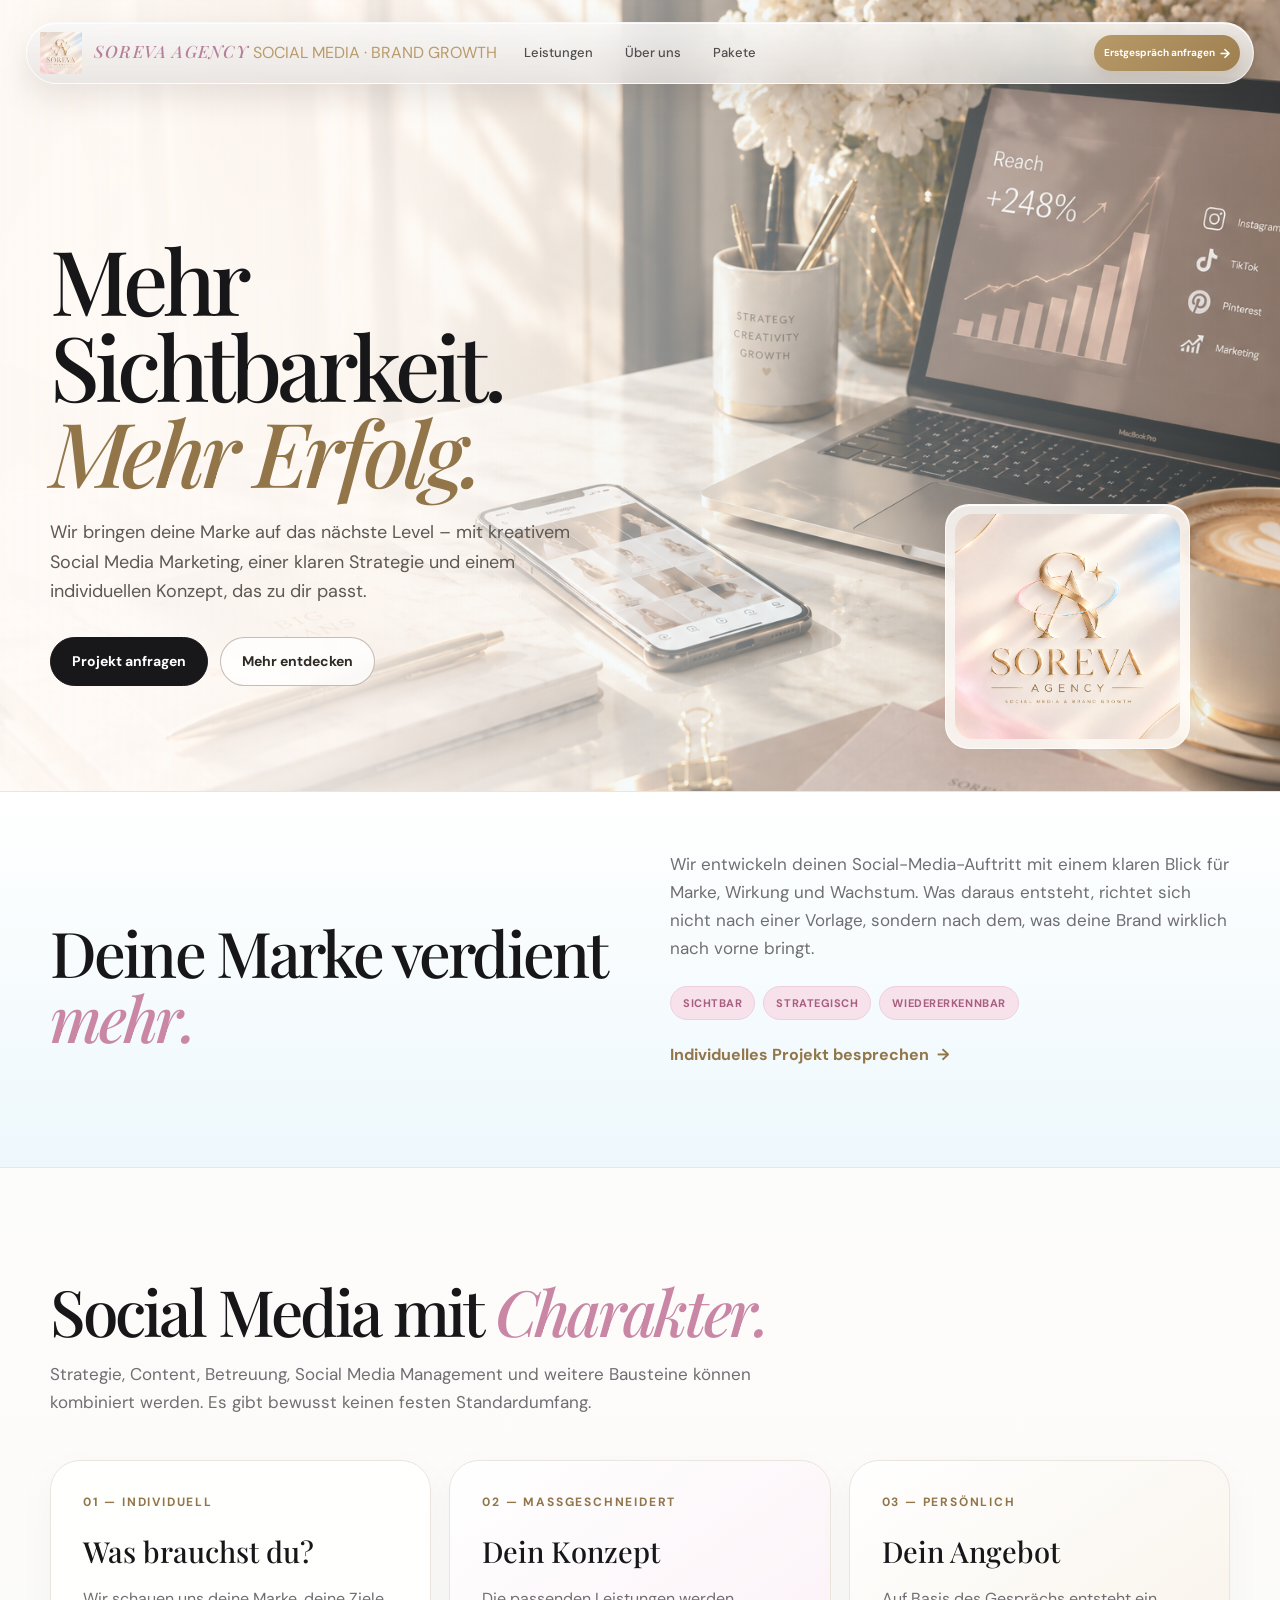
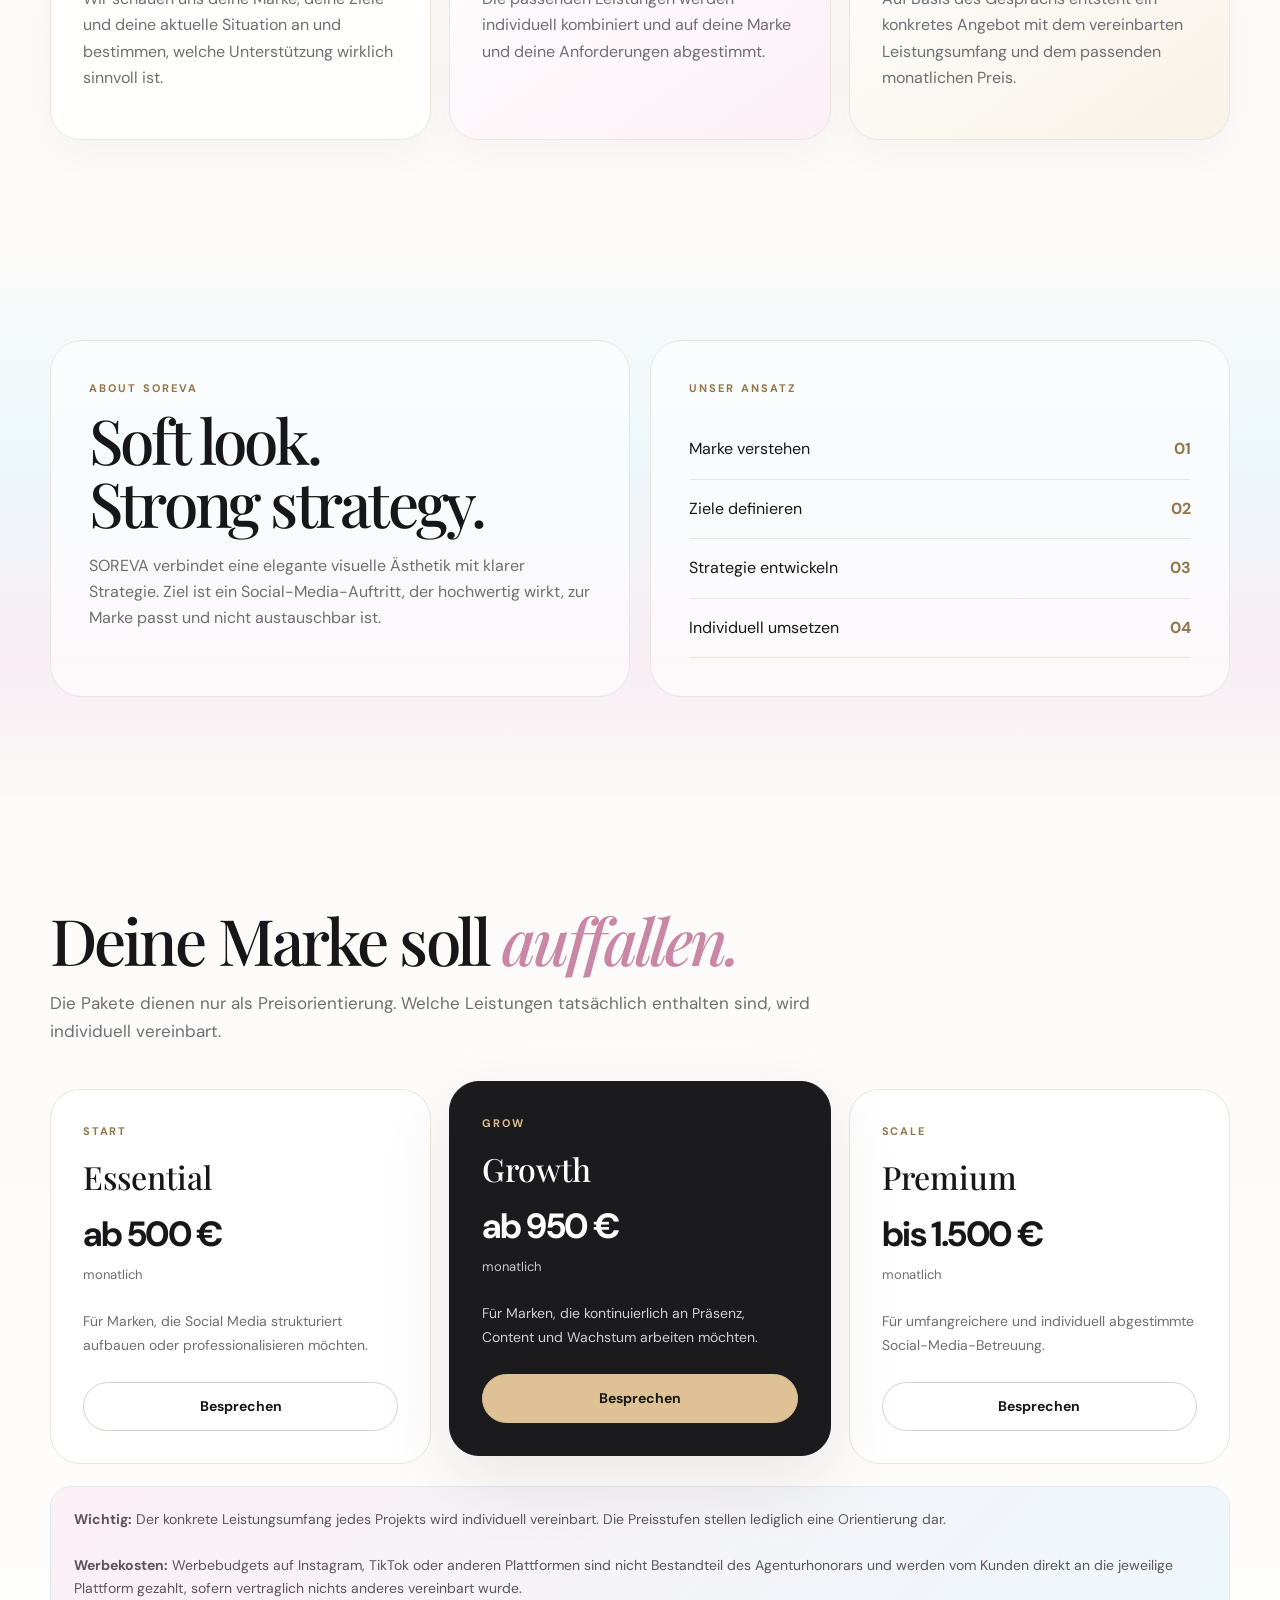
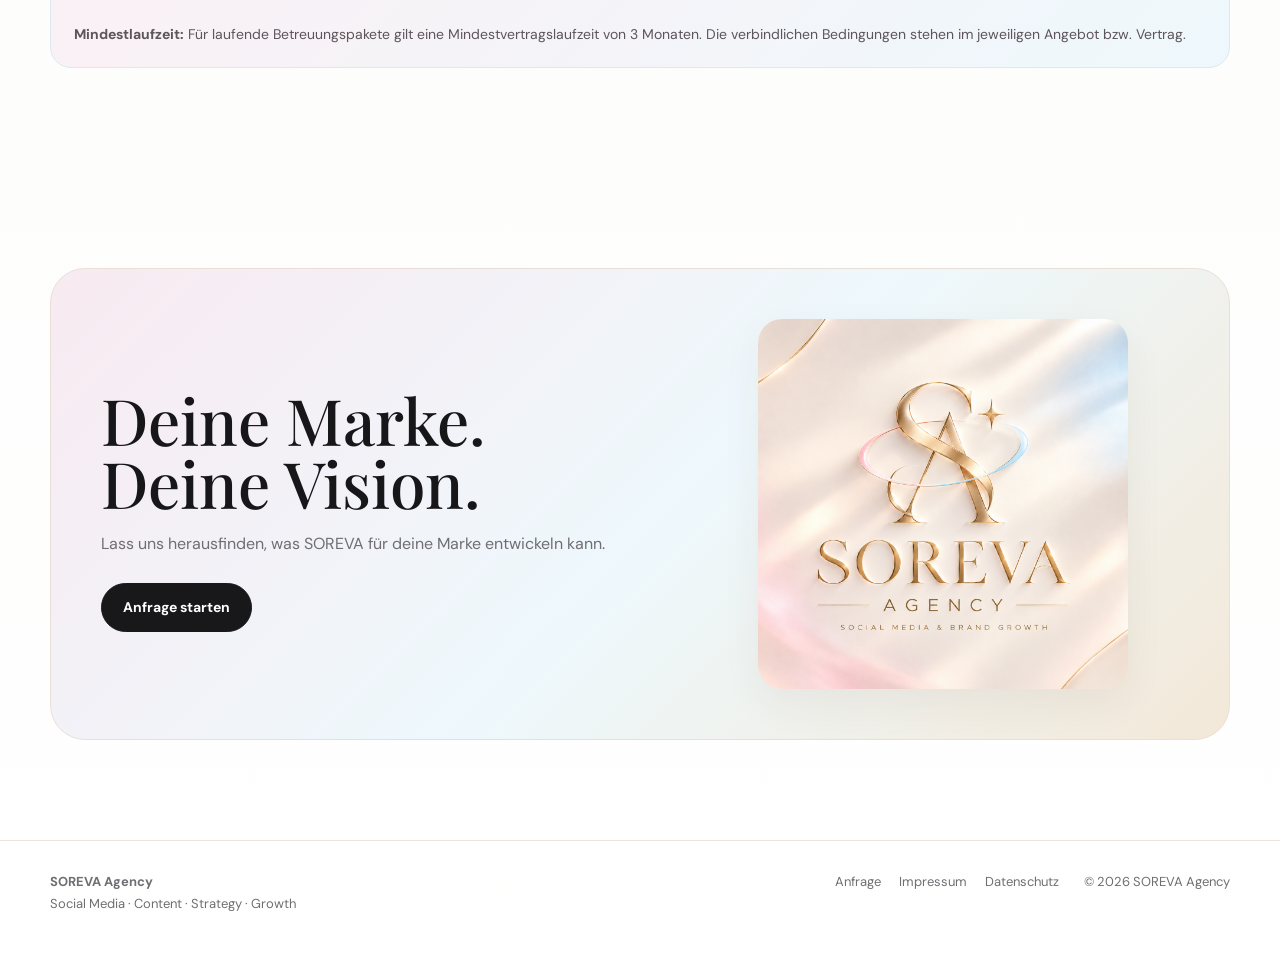
<file: index.html>
<!DOCTYPE html>
<html lang="de">
<head>
    <meta charset="UTF-8">
    <meta name="viewport" content="width=device-width, initial-scale=1.0">

    <title>SOREVA Agency | Social Media & Brand Growth</title>

    <meta
        name="description"
        content="SOREVA Agency – individuelle Social-Media- und Brand-Growth-Lösungen."
    >

    <link rel="preconnect" href="https://fonts.googleapis.com">
    <link rel="preconnect" href="https://fonts.gstatic.com" crossorigin>

    <link
        href="https://fonts.googleapis.com/css2?family=DM+Sans:wght@400;500;600;700&family=Playfair+Display:ital,wght@0,500;0,600;1,500&display=swap"
        rel="stylesheet"
    >

    <link rel="stylesheet" href="style.css">
</head>

<body>

<header class="navbar">
    <div class="container nav-shell">
        <a href="index.html" class="brand" aria-label="SOREVA Agency Startseite">
            <img
                src="assets/soreva-logo.png"
                alt="SOREVA Logo"
                class="brand-logo"
            >
            <span class="brand-copy">
                <span class="brand-name">SOREVA AGENCY</span>
                <span class="brand-tagline">SOCIAL MEDIA · BRAND GROWTH</span>
            </span>
        </a>

        <nav class="nav-links" aria-label="Hauptnavigation">
            <a href="index.html#leistungen">Leistungen</a>
            <a href="index.html#ueber-uns">Über uns</a>
            <a href="index.html#pakete">Pakete</a>
            <a href="anfrage.html" class="nav-request">Anfrage</a>
        </nav>

        <a href="anfrage.html" class="nav-cta">
            Erstgespräch anfragen <span>→</span>
        </a>
    </div>
</header>


<main>

    <!-- HERO -->
    <section class="hero hero-image">

        <div class="hero-image-layer"></div>
        <div class="hero-overlay"></div>

        <div class="container hero-grid">

            <div class="hero-content">

                <h1>
                    Mehr Sichtbarkeit.
                    <em>Mehr Erfolg.</em>
                </h1>

                <p class="hero-text">
                    Wir bringen deine Marke auf das nächste Level –
                    mit kreativem Social Media Marketing, einer klaren Strategie
                    und einem individuellen Konzept, das zu dir passt.
                </p>

                <div class="hero-buttons">

                    <a href="anfrage.html" class="button button-dark">
                        Projekt anfragen
                    </a>

                    <a href="#leistungen" class="button button-light">
                        Mehr entdecken
                    </a>

                </div>

            </div>

        </div>

        <div class="hero-logo-panel">
            <img
                src="assets/soreva-logo.png"
                alt="SOREVA Agency Logo"
            >
        </div>

    </section>


    <!-- INTRO -->
    <section class="section intro-section">

        <div class="container intro-grid">

            <div>

                <h2>
                    Deine Marke verdient
                    <span class="rose-word">mehr.</span>
                </h2>
            </div>

            <div>
                <p class="lead">
                    Wir entwickeln deinen Social-Media-Auftritt mit einem klaren
                    Blick für Marke, Wirkung und Wachstum. Was daraus entsteht,
                    richtet sich nicht nach einer Vorlage, sondern nach dem,
                    was deine Brand wirklich nach vorne bringt.
                </p>

                <div class="rose-highlight-row">
                    <span>sichtbar</span>
                    <span>strategisch</span>
                    <span>wiedererkennbar</span>
                </div>

                <a href="anfrage.html" class="text-link">
                    Individuelles Projekt besprechen <span>→</span>
                </a>
            </div>

        </div>

    </section>


    <!-- LEISTUNGEN -->
    <section class="section" id="leistungen">

        <div class="container">

            <div class="section-heading">


                <h2>
                    Social Media mit
                    <span class="rose-word">Charakter.</span>
                </h2>

                <p>
                    Strategie, Content, Betreuung, Social Media Management
                    und weitere Bausteine können kombiniert werden.
                    Es gibt bewusst keinen festen Standardumfang.
                </p>

            </div>


            <div class="service-grid">

                <article class="service-card">

                    <div class="service-number">
                        01 — INDIVIDUELL
                    </div>

                    <h3>
                        Was brauchst du?
                    </h3>

                    <p>
                        Wir schauen uns deine Marke, deine Ziele und
                        deine aktuelle Situation an und bestimmen,
                        welche Unterstützung wirklich sinnvoll ist.
                    </p>

                </article>


                <article class="service-card service-card-pink">

                    <div class="service-number">
                        02 — MASSGESCHNEIDERT
                    </div>

                    <h3>
                        Dein Konzept
                    </h3>

                    <p>
                        Die passenden Leistungen werden individuell
                        kombiniert und auf deine Marke und deine
                        Anforderungen abgestimmt.
                    </p>

                </article>


                <article class="service-card service-card-beige">

                    <div class="service-number">
                        03 — PERSÖNLICH
                    </div>

                    <h3>
                        Dein Angebot
                    </h3>

                    <p>
                        Auf Basis des Gesprächs entsteht ein konkretes
                        Angebot mit dem vereinbarten Leistungsumfang
                        und dem passenden monatlichen Preis.
                    </p>

                </article>

            </div>

        </div>

    </section>


    <!-- ABOUT -->
    <section class="about-section" id="ueber-uns">

        <div class="container about-grid">

            <div class="about-box about-main">

                <div class="eyebrow">
                    ABOUT SOREVA
                </div>

                <h2>
                    Soft look.
                    <br>
                    Strong strategy.
                </h2>

                <p>
                    SOREVA verbindet eine elegante visuelle Ästhetik
                    mit klarer Strategie. Ziel ist ein Social-Media-Auftritt,
                    der hochwertig wirkt, zur Marke passt und nicht austauschbar ist.
                </p>

            </div>


            <div class="about-box">

                <div class="eyebrow">
                    UNSER ANSATZ
                </div>

                <div class="focus-list">

                    <div>
                        <span>Marke verstehen</span>
                        <strong>01</strong>
                    </div>

                    <div>
                        <span>Ziele definieren</span>
                        <strong>02</strong>
                    </div>

                    <div>
                        <span>Strategie entwickeln</span>
                        <strong>03</strong>
                    </div>

                    <div>
                        <span>Individuell umsetzen</span>
                        <strong>04</strong>
                    </div>

                </div>

            </div>

        </div>

    </section>


    <!-- PAKETE -->
    <section class="section" id="pakete">

        <div class="container">

            <div class="section-heading">


                <h2>
                    Deine Marke soll
                    <span class="rose-word">auffallen.</span>
                </h2>

                <p>
                    Die Pakete dienen nur als Preisorientierung.
                    Welche Leistungen tatsächlich enthalten sind,
                    wird individuell vereinbart.
                </p>

            </div>


            <div class="package-grid">

                <article class="package-card">

                    <div class="package-label">
                        START
                    </div>

                    <h3>
                        Essential
                    </h3>

                    <div class="price">
                        ab 500 €
                    </div>

                    <div class="price-info">
                        monatlich
                    </div>

                    <p>
                        Für Marken, die Social Media strukturiert
                        aufbauen oder professionalisieren möchten.
                    </p>

                    <a href="anfrage.html?paket=Essential" class="button button-outline">
                        Besprechen
                    </a>

                </article>


                <article class="package-card package-featured">

                    <div class="package-label">
                        GROW
                    </div>

                    <h3>
                        Growth
                    </h3>

                    <div class="price">
                        ab 950 €
                    </div>

                    <div class="price-info">
                        monatlich
                    </div>

                    <p>
                        Für Marken, die kontinuierlich an Präsenz,
                        Content und Wachstum arbeiten möchten.
                    </p>

                    <a href="anfrage.html?paket=Growth" class="button button-gold">
                        Besprechen
                    </a>

                </article>


                <article class="package-card">

                    <div class="package-label">
                        SCALE
                    </div>

                    <h3>
                        Premium
                    </h3>

                    <div class="price">
                        bis 1.500 €
                    </div>

                    <div class="price-info">
                        monatlich
                    </div>

                    <p>
                        Für umfangreichere und individuell abgestimmte
                        Social-Media-Betreuung.
                    </p>

                    <a href="anfrage.html?paket=Premium" class="button button-outline">
                        Besprechen
                    </a>

                </article>

            </div>


            <div class="important-info">

                <strong>Wichtig:</strong>

                Der konkrete Leistungsumfang jedes Projekts wird
                individuell vereinbart. Die Preisstufen stellen lediglich
                eine Orientierung dar.

                <br><br>

                <strong>Werbekosten:</strong>

                Werbebudgets auf Instagram, TikTok oder anderen Plattformen
                sind nicht Bestandteil des Agenturhonorars und werden vom
                Kunden direkt an die jeweilige Plattform gezahlt, sofern
                vertraglich nichts anderes vereinbart wurde.

                <br><br>

                <strong>Mindestlaufzeit:</strong>

                Für laufende Betreuungspakete gilt eine Mindestvertragslaufzeit
                von 3 Monaten. Die verbindlichen Bedingungen stehen im
                jeweiligen Angebot bzw. Vertrag.

            </div>

        </div>

    </section>


    <!-- CTA -->
    <section class="cta-section" id="kontakt">

        <div class="container">

            <div class="cta-card">

                <div>

                    <h2>
                        Deine Marke.
                        <br>
                        Deine Vision.
                    </h2>

                    <p>
                        Lass uns herausfinden, was SOREVA für
                        deine Marke entwickeln kann.
                    </p>

                    <a href="anfrage.html" class="button button-dark">
                        Anfrage starten
                    </a>

                </div>


                <div class="cta-logo">

                    <img
                        src="assets/soreva-logo.png"
                        alt="SOREVA Agency Logo"
                    >

                </div>

            </div>

        </div>

    </section>

</main>


<footer class="footer">

    <div class="container footer-inner">

        <div>

            <strong>SOREVA Agency</strong>

            <br>

            Social Media · Content · Strategy · Growth

        </div>


        <div class="footer-nav">

            <a href="anfrage.html">
                Anfrage
            </a>

            <a href="impressum.html">
                Impressum
            </a>

            <a href="datenschutz.html">
                Datenschutz
            </a>

        </div>


        <div>
            © <span id="year"></span> SOREVA Agency
        </div>

    </div>

</footer>


<script src="script.js"></script>

</body>
</html>
</file>
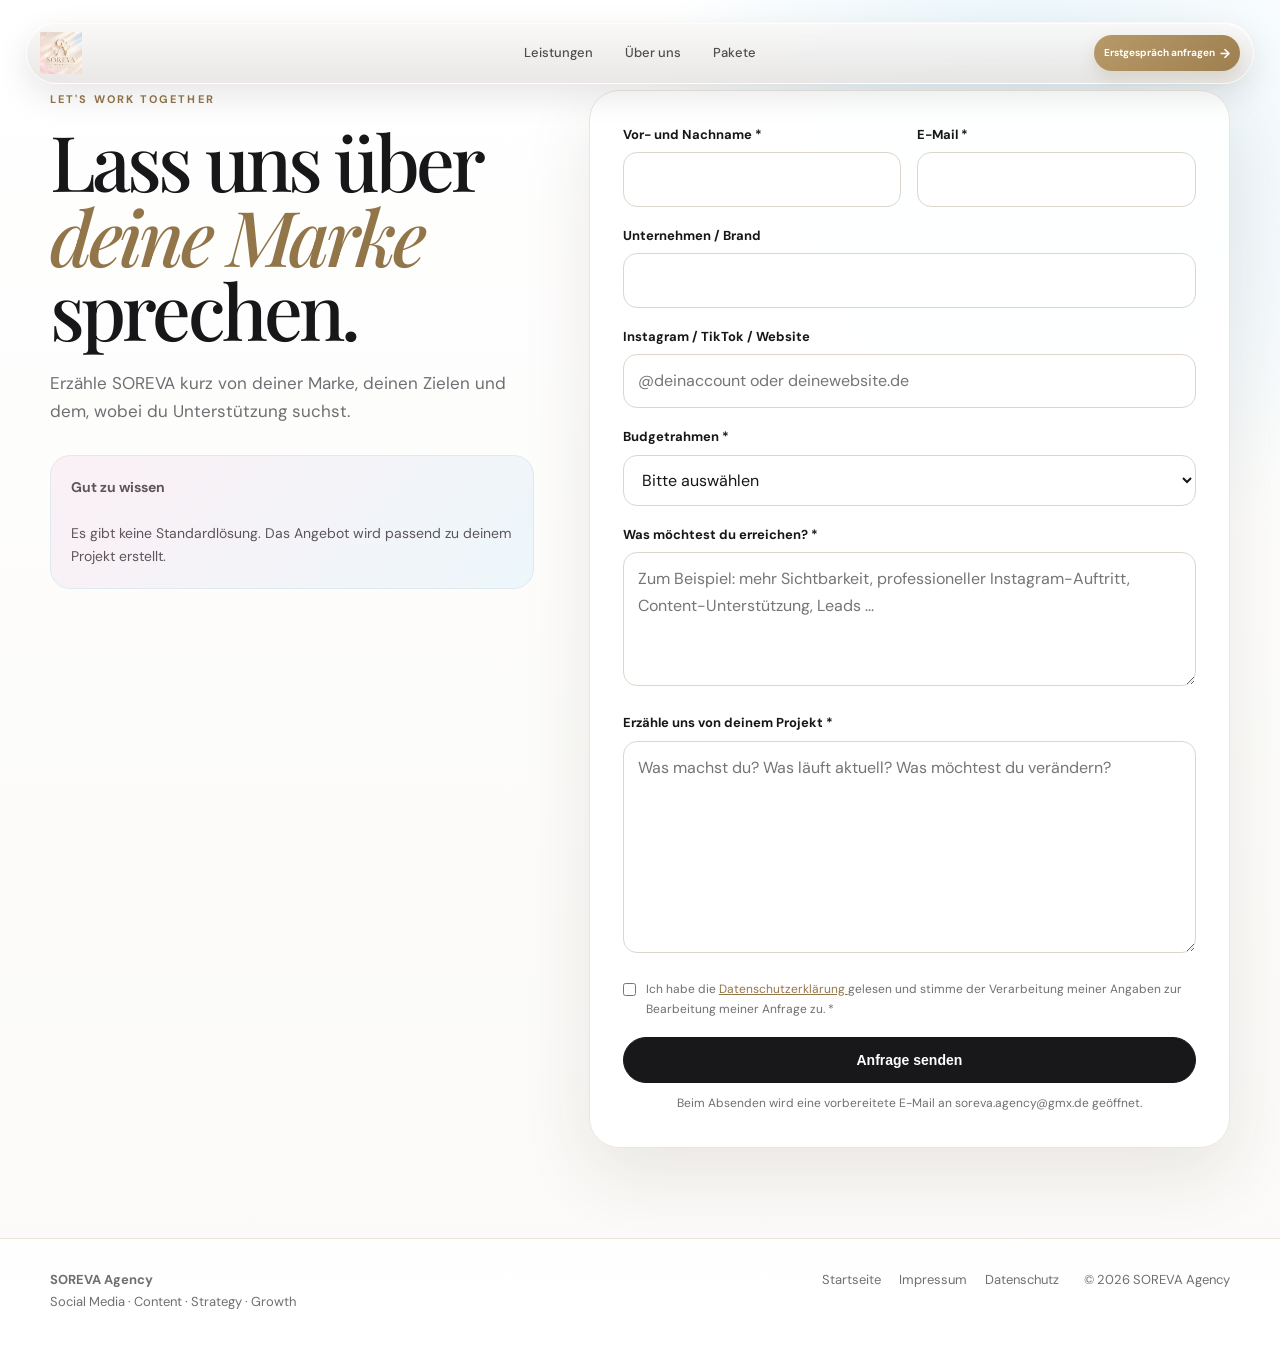
<file: anfrage.html>
<!DOCTYPE html>
<html lang="de">
<head>
    <meta charset="UTF-8">
    <meta name="viewport" content="width=device-width, initial-scale=1.0">

    <title>Anfrage | SOREVA Agency</title>

    <link rel="preconnect" href="https://fonts.googleapis.com">
    <link rel="preconnect" href="https://fonts.gstatic.com" crossorigin>

    <link
        href="https://fonts.googleapis.com/css2?family=DM+Sans:wght@400;500;600;700&family=Playfair+Display:ital,wght@0,500;0,600;1,500&display=swap"
        rel="stylesheet"
    >

    <link rel="stylesheet" href="style.css">
</head>

<body>

<header class="navbar">
    <div class="container nav-shell">
        <a href="index.html" class="brand" aria-label="SOREVA Agency Startseite">
            <img
                src="assets/soreva-logo.png"
                alt="SOREVA Agency Logo"
                class="brand-logo"
            >
        </a>

        <nav class="nav-links" aria-label="Hauptnavigation">
            <a href="index.html#leistungen">Leistungen</a>
            <a href="index.html#ueber-uns">Über uns</a>
            <a href="index.html#pakete">Pakete</a>
            <a href="anfrage.html" class="nav-request">Anfrage</a>
        </nav>

        <a href="anfrage.html" class="nav-cta">
            Erstgespräch anfragen <span>→</span>
        </a>
    </div>
</header>


<main>

<section class="form-section">

    <div class="container form-layout">

        <div class="form-intro">

            <div class="eyebrow">
                LET'S WORK TOGETHER
            </div>

            <h1>
                Lass uns über
                <em>deine Marke</em>
                sprechen.
            </h1>

            <p>
                Erzähle SOREVA kurz von deiner Marke, deinen Zielen
                und dem, wobei du Unterstützung suchst.
            </p>

            <div class="form-note">

                <strong>Gut zu wissen</strong>

                <br><br>

                Es gibt keine Standardlösung.
                Das Angebot wird passend zu deinem Projekt erstellt.

            </div>

        </div>


        <div class="form-card">

            <form id="contactForm">
 
                <div class="form-row">

                    <div class="field">

                        <label for="name">
                            Vor- und Nachname *
                        </label>

                        <input
                            type="text"
                            id="name"
                            name="name"
                            required
                        >

                    </div>


                    <div class="field">

                        <label for="email">
                            E-Mail *
                        </label>

                        <input
                            type="email"
                            id="email"
                            name="email"
                            required
                        >

                    </div>

                </div>


                <div class="field">

                    <label for="firma">
                        Unternehmen / Brand
                    </label>

                    <input
                        type="text"
                        id="firma"
                        name="firma"
                    >

                </div>


                <div class="field">

                    <label for="social">
                        Instagram / TikTok / Website
                    </label>

                    <input
                        type="text"
                        id="social"
                        name="social"
                        placeholder="@deinaccount oder deinewebsite.de"
                    >

                </div>


                <div class="field">

                    <label for="budget">
                        Budgetrahmen *
                    </label>

                    <select
                        id="budget"
                        name="budget"
                        required
                    >

                        <option value="">
                            Bitte auswählen
                        </option>

                        <option value="ab 500 €">
                            ab 500 €
                        </option>

                        <option value="ab 950 €">
                            ab 950 €
                        </option>

                        <option value="bis 1.500 €">
                            bis 1.500 €
                        </option>

                        <option value="Noch offen">
                            Noch offen
                        </option>

                    </select>

                </div>


                <div class="field">

                    <label for="ziel">
                        Was möchtest du erreichen? *
                    </label>

                    <textarea
                        id="ziel"
                        name="ziel"
                        rows="4"
                        required
                        placeholder="Zum Beispiel: mehr Sichtbarkeit, professioneller Instagram-Auftritt, Content-Unterstützung, Leads ..."
                    ></textarea>

                </div>


                <div class="field">

                    <label for="message">
                        Erzähle uns von deinem Projekt *
                    </label>

                    <textarea
                        id="message"
                        name="message"
                        rows="7"
                        required
                        placeholder="Was machst du? Was läuft aktuell? Was möchtest du verändern?"
                    ></textarea>

                </div>


                <label class="checkbox">

                    <input
                        type="checkbox"
                        id="privacy"
                        required
                    >

                    <span>

                        Ich habe die
                        <a
                            href="datenschutz.html"
                            target="_blank"
                        >
                            Datenschutzerklärung
                        </a>
                        gelesen und stimme der Verarbeitung
                        meiner Angaben zur Bearbeitung meiner
                        Anfrage zu. *

                    </span>

                </label>


                <button
                    type="submit"
                    class="button button-dark form-submit"
                >
                    Anfrage senden
                </button>


                <div
                    id="formMessage"
                    class="form-message"
                    aria-live="polite"
                ></div>


                <p class="form-hint">
                    Beim Absenden wird eine vorbereitete E-Mail
                    an soreva.agency@gmx.de geöffnet.
                </p>
<form
    id="contactForm"
    action="https://formsubmit.co/soreva.agency@gmx.de"
    method="POST"
>
            </form>

        </div>

    </div>

</section>

</main>


<footer class="footer">

    <div class="container footer-inner">

        <div>
            <strong>SOREVA Agency</strong>
            <br>
            Social Media · Content · Strategy · Growth
        </div>

        <div class="footer-nav">

            <a href="index.html">
                Startseite
            </a>

            <a href="impressum.html">
                Impressum
            </a>

            <a href="datenschutz.html">
                Datenschutz
            </a>

        </div>

        <div>
            © <span id="year"></span> SOREVA Agency
        </div>

    </div>

</footer>


<script src="script.js"></script>

</body>
</html>
</file>
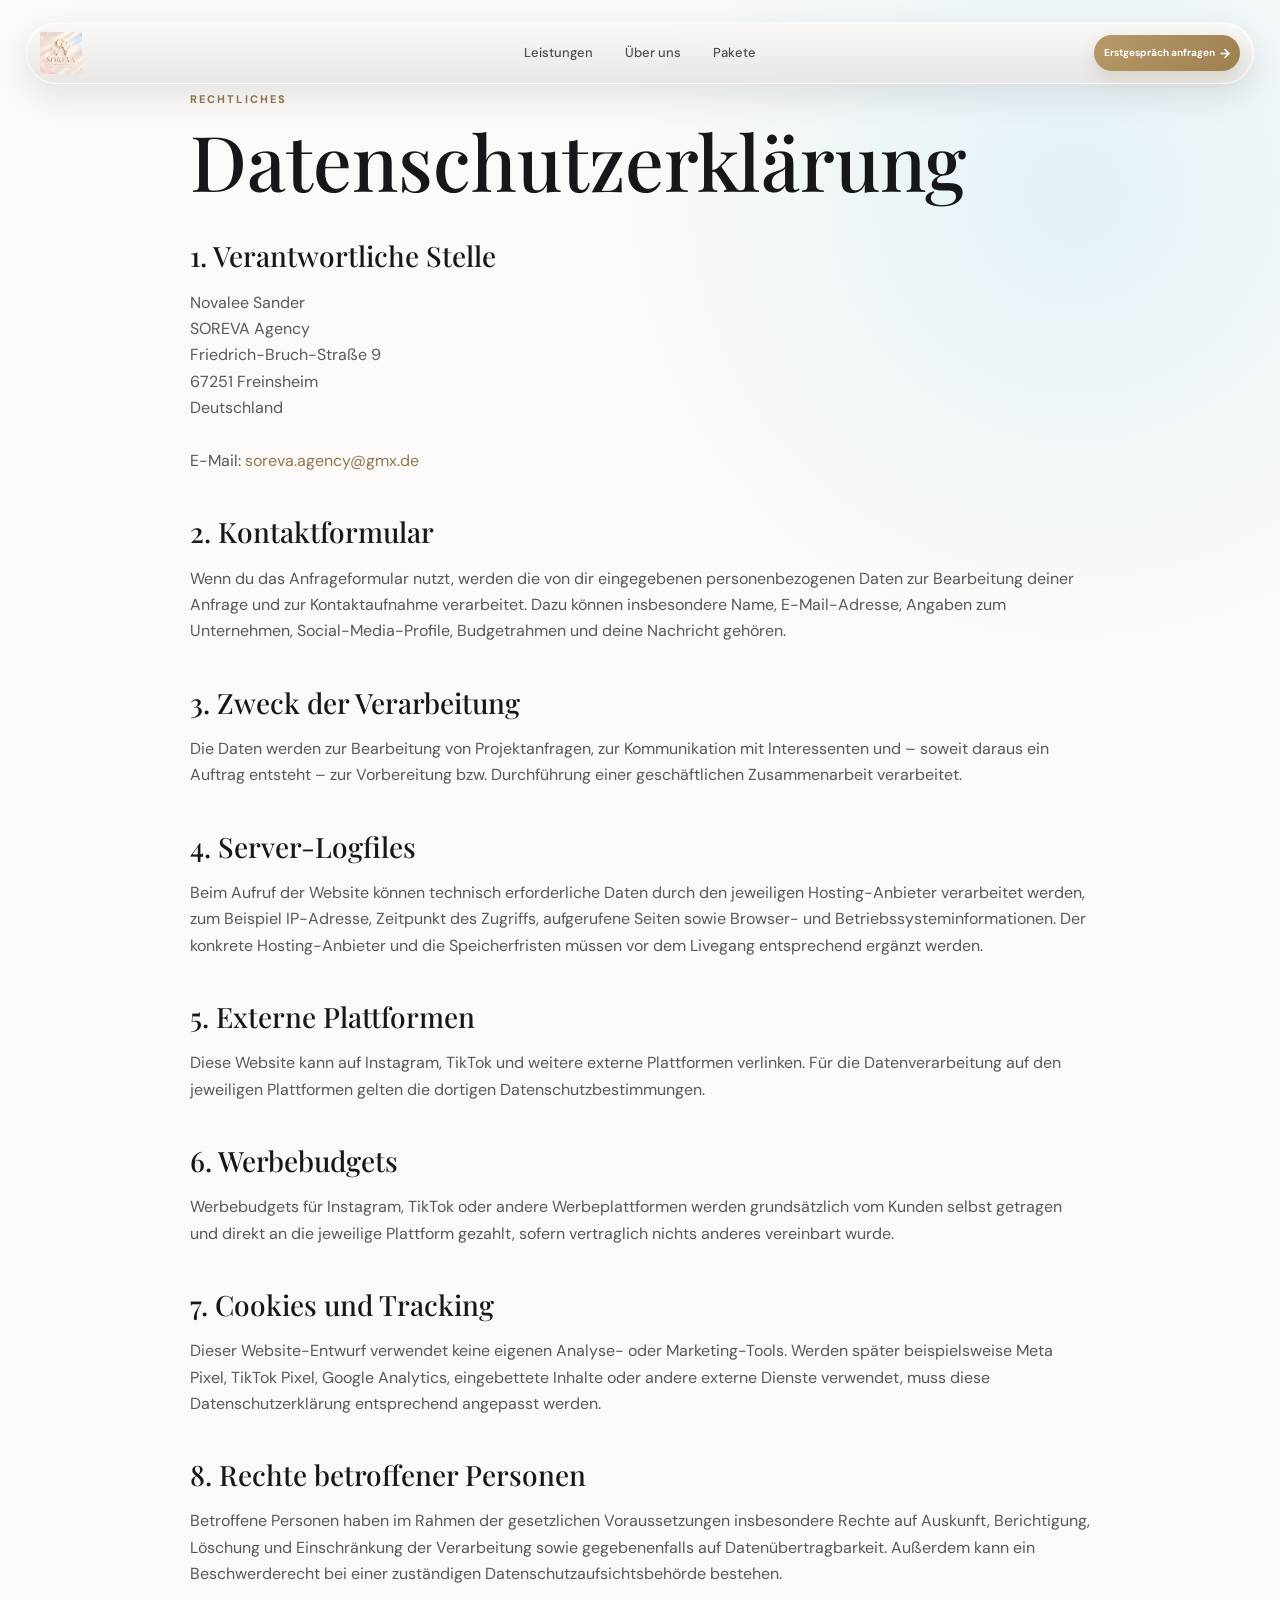
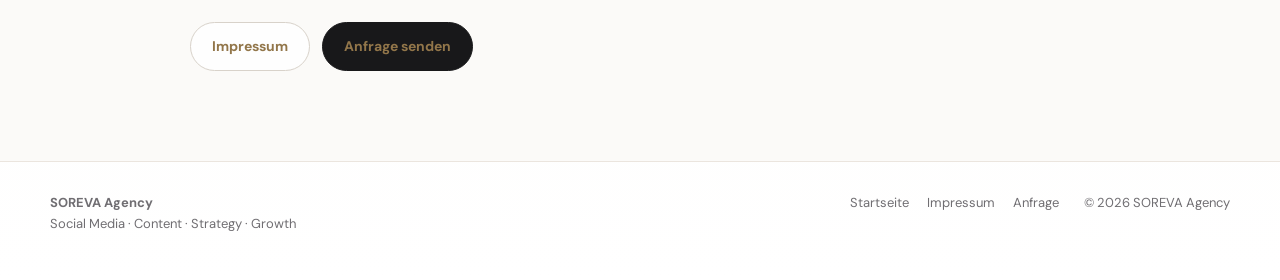
<file: datenschutz.html>
<!DOCTYPE html>
<html lang="de">
<head>
    <meta charset="UTF-8">
    <meta name="viewport" content="width=device-width, initial-scale=1.0">

    <title>Datenschutz | SOREVA Agency</title>

    <link rel="preconnect" href="https://fonts.googleapis.com">
    <link rel="preconnect" href="https://fonts.gstatic.com" crossorigin>

    <link
        href="https://fonts.googleapis.com/css2?family=DM+Sans:wght@400;500;600;700&family=Playfair+Display:ital,wght@0,500;0,600;1,500&display=swap"
        rel="stylesheet"
    >

    <link rel="stylesheet" href="style.css">
</head>

<body>

<header class="navbar">
    <div class="container nav-shell">
        <a href="index.html" class="brand" aria-label="SOREVA Agency Startseite">
            <img
                src="assets/soreva-logo.png"
                alt="SOREVA Agency Logo"
                class="brand-logo"
            >
        </a>

        <nav class="nav-links" aria-label="Hauptnavigation">
            <a href="index.html#leistungen">Leistungen</a>
            <a href="index.html#ueber-uns">Über uns</a>
            <a href="index.html#pakete">Pakete</a>
            <a href="anfrage.html" class="nav-request">Anfrage</a>
        </nav>

        <a href="anfrage.html" class="nav-cta">
            Erstgespräch anfragen <span>→</span>
        </a>
    </div>
</header>


<main>

<section class="legal-section">

    <div class="container legal-content">

        <div class="eyebrow">
            RECHTLICHES
        </div>

        <h1>
            Datenschutzerklärung
        </h1>


        <h3>
            1. Verantwortliche Stelle
        </h3>

        <p>

            Novalee Sander
            <br>
            SOREVA Agency
            <br>
            Friedrich-Bruch-Straße 9
            <br>
            67251 Freinsheim
            <br>
            Deutschland
            <br><br>

            E-Mail:
            <a href="mailto:soreva.agency@gmx.de">
                soreva.agency@gmx.de
            </a>

        </p>


        <h3>
            2. Kontaktformular
        </h3>

        <p>

            Wenn du das Anfrageformular nutzt, werden die von dir
            eingegebenen personenbezogenen Daten zur Bearbeitung
            deiner Anfrage und zur Kontaktaufnahme verarbeitet.

            Dazu können insbesondere Name, E-Mail-Adresse,
            Angaben zum Unternehmen, Social-Media-Profile,
            Budgetrahmen und deine Nachricht gehören.

        </p>


        <h3>
            3. Zweck der Verarbeitung
        </h3>

        <p>

            Die Daten werden zur Bearbeitung von Projektanfragen,
            zur Kommunikation mit Interessenten und – soweit daraus
            ein Auftrag entsteht – zur Vorbereitung bzw. Durchführung
            einer geschäftlichen Zusammenarbeit verarbeitet.

        </p>


        <h3>
            4. Server-Logfiles
        </h3>

        <p>

            Beim Aufruf der Website können technisch erforderliche
            Daten durch den jeweiligen Hosting-Anbieter verarbeitet
            werden, zum Beispiel IP-Adresse, Zeitpunkt des Zugriffs,
            aufgerufene Seiten sowie Browser- und Betriebssysteminformationen.

            Der konkrete Hosting-Anbieter und die Speicherfristen
            müssen vor dem Livegang entsprechend ergänzt werden.

        </p>


        <h3>
            5. Externe Plattformen
        </h3>

        <p>

            Diese Website kann auf Instagram, TikTok und weitere
            externe Plattformen verlinken. Für die Datenverarbeitung
            auf den jeweiligen Plattformen gelten die dortigen
            Datenschutzbestimmungen.

        </p>


        <h3>
            6. Werbebudgets
        </h3>

        <p>

            Werbebudgets für Instagram, TikTok oder andere Werbeplattformen
            werden grundsätzlich vom Kunden selbst getragen und direkt an
            die jeweilige Plattform gezahlt, sofern vertraglich nichts
            anderes vereinbart wurde.

        </p>


        <h3>
            7. Cookies und Tracking
        </h3>

        <p>

            Dieser Website-Entwurf verwendet keine eigenen Analyse-
            oder Marketing-Tools.

            Werden später beispielsweise Meta Pixel, TikTok Pixel,
            Google Analytics, eingebettete Inhalte oder andere externe
            Dienste verwendet, muss diese Datenschutzerklärung
            entsprechend angepasst werden.

        </p>


        <h3>
            8. Rechte betroffener Personen
        </h3>

        <p>

            Betroffene Personen haben im Rahmen der gesetzlichen
            Voraussetzungen insbesondere Rechte auf Auskunft,
            Berichtigung, Löschung und Einschränkung der Verarbeitung
            sowie gegebenenfalls auf Datenübertragbarkeit.

            Außerdem kann ein Beschwerderecht bei einer zuständigen
            Datenschutzaufsichtsbehörde bestehen.

        </p>
<div class="legal-buttons">

            <a
                href="impressum.html"
                class="button button-outline"
            >
                Impressum
            </a>

            <a
                href="anfrage.html"
                class="button button-dark"
            >
                Anfrage senden
            </a>

        </div>

    </div>

</section>

</main>


<footer class="footer">

    <div class="container footer-inner">

        <div>
            <strong>SOREVA Agency</strong>
            <br>
            Social Media · Content · Strategy · Growth
        </div>

        <div class="footer-nav">

            <a href="index.html">
                Startseite
            </a>

            <a href="impressum.html">
                Impressum
            </a>

            <a href="anfrage.html">
                Anfrage
            </a>

        </div>

        <div>
            © <span id="year"></span> SOREVA Agency
        </div>

    </div>

</footer>


<script src="script.js"></script>

</body>
</html>
</file>
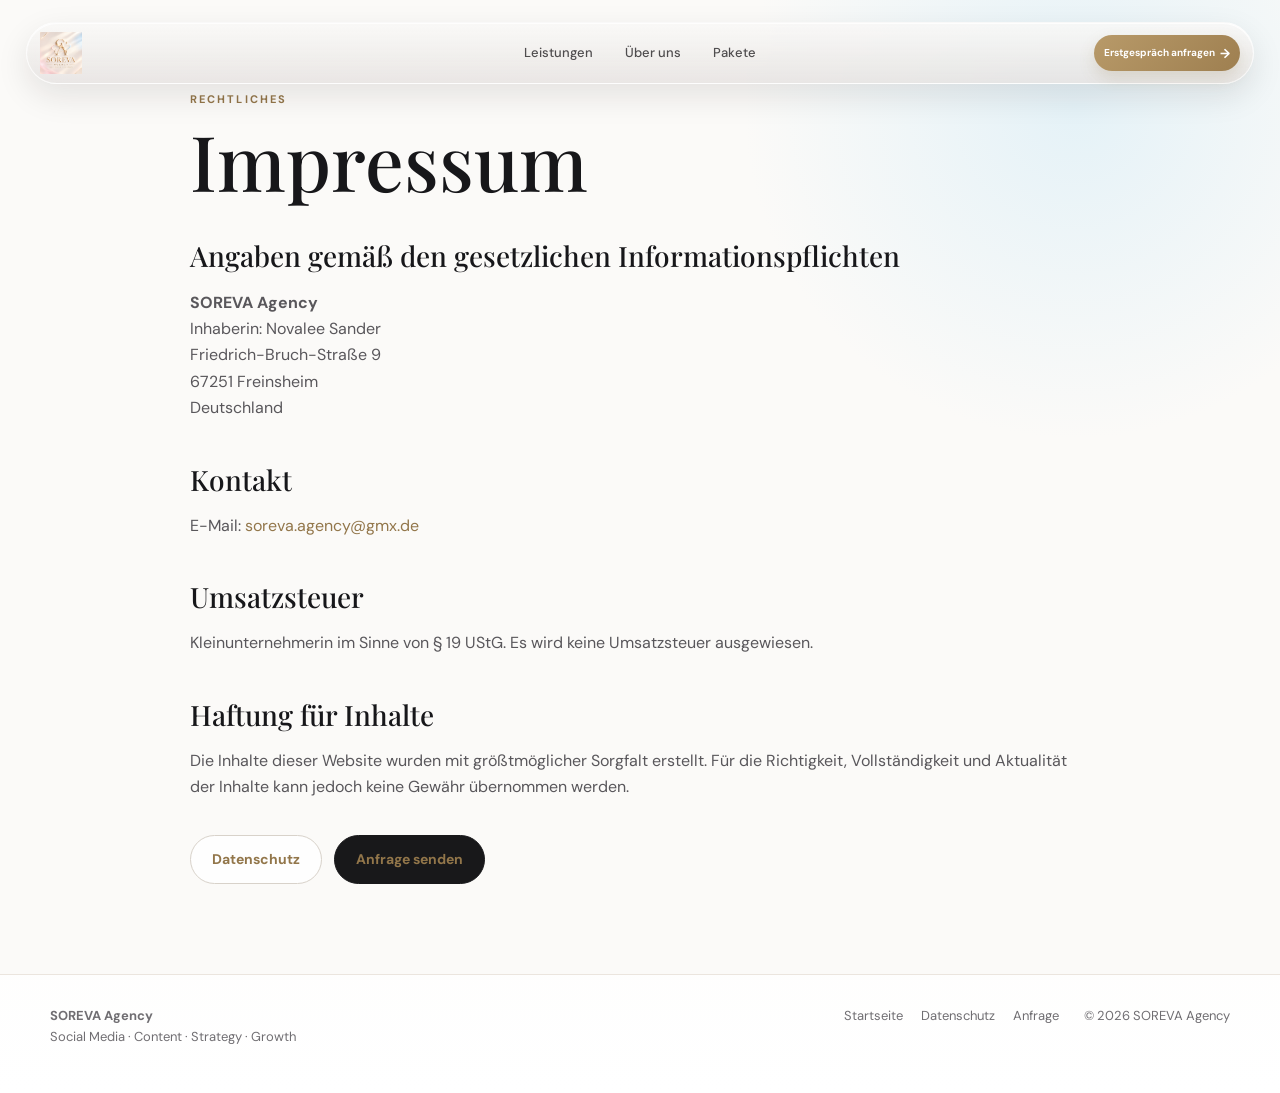
<file: impressum.html>
<!DOCTYPE html>
<html lang="de">
<head>
    <meta charset="UTF-8">
    <meta name="viewport" content="width=device-width, initial-scale=1.0">

    <title>Impressum | SOREVA Agency</title>

    <link rel="preconnect" href="https://fonts.googleapis.com">
    <link rel="preconnect" href="https://fonts.gstatic.com" crossorigin>

    <link
        href="https://fonts.googleapis.com/css2?family=DM+Sans:wght@400;500;600;700&family=Playfair+Display:ital,wght@0,500;0,600;1,500&display=swap"
        rel="stylesheet"
    >

    <link rel="stylesheet" href="style.css">
</head>

<body>

<header class="navbar">
    <div class="container nav-shell">
        <a href="index.html" class="brand" aria-label="SOREVA Agency Startseite">
            <img
                src="assets/soreva-logo.png"
                alt="SOREVA Agency Logo"
                class="brand-logo"
            >
        </a>

        <nav class="nav-links" aria-label="Hauptnavigation">
            <a href="index.html#leistungen">Leistungen</a>
            <a href="index.html#ueber-uns">Über uns</a>
            <a href="index.html#pakete">Pakete</a>
            <a href="anfrage.html" class="nav-request">Anfrage</a>
        </nav>

        <a href="anfrage.html" class="nav-cta">
            Erstgespräch anfragen <span>→</span>
        </a>
    </div>
</header>


<main>

<section class="legal-section">

    <div class="container legal-content">

        <div class="eyebrow">
            RECHTLICHES
        </div>

        <h1>
            Impressum
        </h1>


        <h3>
            Angaben gemäß den gesetzlichen Informationspflichten
        </h3>

        <p>

            <strong>SOREVA Agency</strong>
            <br>
            Inhaberin: Novalee Sander
            <br>
            Friedrich-Bruch-Straße 9
            <br>
            67251 Freinsheim
            <br>
            Deutschland

        </p>


        <h3>
            Kontakt
        </h3>

        <p>

            E-Mail:
            <a href="mailto:soreva.agency@gmx.de">
                soreva.agency@gmx.de
            </a>

        </p>


        <h3>
            Umsatzsteuer
        </h3>

        <p>
            Kleinunternehmerin im Sinne von § 19 UStG.
            Es wird keine Umsatzsteuer ausgewiesen.
        </p>



        <h3>
            Haftung für Inhalte
        </h3>

        <p>

            Die Inhalte dieser Website wurden mit größtmöglicher Sorgfalt
            erstellt. Für die Richtigkeit, Vollständigkeit und Aktualität
            der Inhalte kann jedoch keine Gewähr übernommen werden.

        </p>


        <div class="legal-buttons">

            <a
                href="datenschutz.html"
                class="button button-outline"
            >
                Datenschutz
            </a>

            <a
                href="anfrage.html"
                class="button button-dark"
            >
                Anfrage senden
            </a>

        </div>

    </div>

</section>

</main>


<footer class="footer">

    <div class="container footer-inner">

        <div>
            <strong>SOREVA Agency</strong>
            <br>
            Social Media · Content · Strategy · Growth
        </div>

        <div class="footer-nav">

            <a href="index.html">
                Startseite
            </a>

            <a href="datenschutz.html">
                Datenschutz
            </a>

            <a href="anfrage.html">
                Anfrage
            </a>

        </div>

        <div>
            © <span id="year"></span> SOREVA Agency
        </div>

    </div>

</footer>


<script src="script.js"></script>

</body>
</html>
</file>
<file: style.css>
:root {
    --white: #ffffff;
    --ivory: #fbfaf8;
    --ink: #17171a;
    --gray: #706e72;

    --gold: #b99b6a;
    --gold-dark: #92764a;

    --champagne: #eee1ce;

    --pink: #f4dce8;
    --pink-light: #fbf0f5;

    --blue: #dbeaf2;

    --line: #ebe5de;

    --shadow:
        0 25px 70px rgba(67, 47, 26, 0.10);
}


* {
    box-sizing: border-box;
    margin: 0;
    padding: 0;
}


html {
    scroll-behavior: smooth;
}


body {
    min-height: 100vh;

    background:
        linear-gradient(
            180deg,
            #ffffff 0%,
            #fbfaf8 48%,
            #ffffff 100%
        );

    color: var(--ink);

    font-family:
        "DM Sans",
        Arial,
        sans-serif;

    line-height: 1.65;
}


a {
    text-decoration: none;
    color: inherit;
}


.container {
    width: min(
        1180px,
        calc(100% - 36px)
    );

    margin-inline: auto;
}


/* -------------------------
   NAV
------------------------- */

.navbar {
    position: sticky;
    top: 0;
    z-index: 50;

    background:
        rgba(255, 255, 255, 0.90);

    backdrop-filter: blur(16px);

    border-bottom:
        1px solid rgba(235, 229, 222, 0.85);
}


.nav-inner {
    min-height: 82px;

    display: flex;

    align-items: center;

    justify-content: space-between;

    gap: 24px;
}


.brand {
    display: inline-flex;
    align-items: center;
}


.brand-logo {
    width: 150px;
    height: 62px;

    display: block;

    object-fit: contain;
    object-position: center;
}


.nav-links {
    display: flex;

    align-items: center;

    gap: 28px;

    font-size: 14px;
}


.nav-links a {
    transition: .2s ease;
}


.nav-links a:hover {
    color: var(--gold-dark);
}


/* -------------------------
   BUTTONS
------------------------- */

.button {
    display: inline-flex;

    align-items: center;
    justify-content: center;

    min-height: 46px;

    padding:
        12px 21px;

    border-radius: 999px;

    border: 1px solid transparent;

    font-size: 14px;

    font-weight: 700;

    cursor: pointer;

    transition:
        transform .2s ease,
        box-shadow .2s ease,
        background .2s ease;
}


.button:hover {
    transform: translateY(-2px);
}


.button-dark {
    color: white;

    background: #18181a;

    border-color: #18181a;
}


.button-dark:hover {
    box-shadow:
        0 12px 28px rgba(0, 0, 0, .13);
}


.button-outline {
    background:
        rgba(255, 255, 255, .82);

    border-color:
        #d8d2ca;
}


.button-gold {
    color: #191713;

    background: #dec296;

    border-color: #dec296;
}


/* -------------------------
   TYPOGRAPHY
------------------------- */

.eyebrow {
    font-size: 11px;

    letter-spacing: .19em;

    text-transform: uppercase;

    color: var(--gold-dark);

    font-weight: 700;
}


h1,
h2,
h3 {
    font-family:
        "Playfair Display",
        Georgia,
        serif;

    font-weight: 500;
}


.text-link {
    display: inline-flex;

    align-items: center;

    gap: 8px;

    margin-top: 20px;

    color: var(--gold-dark);

    font-weight: 700;
}


.text-link span {
    transition: transform .2s ease;
}


.text-link:hover span {
    transform: translateX(5px);
}


/* -------------------------
   HERO
------------------------- */

.hero {
    position: relative;

    overflow: hidden;

    min-height: 720px;

    padding:
        90px 0
        85px;
}


.hero-grid {
    position: relative;

    z-index: 2;

    display: grid;

    grid-template-columns:
        1fr 1fr;

    gap: 55px;

    align-items: center;
}


.hero-content {
    padding-top: 10px;
}


.hero h1 {
    max-width: 780px;

    margin:
        16px 0
        24px;

    font-size:
        clamp(54px, 7vw, 91px);

    line-height: .96;

    letter-spacing:
        -.055em;
}


.hero h1 em {
    display: block;

    color:
        var(--gold-dark);

    font-style: italic;
}


.hero-text {
    max-width: 620px;

    color: var(--gray);

    font-size: 18px;
}


.hero-buttons {
    display: flex;

    flex-wrap: wrap;

    gap: 12px;

    margin-top: 30px;
}


.hero-mini {
    display: flex;

    flex-wrap: wrap;

    gap: 20px;

    margin-top: 28px;

    color: #7a746b;

    font-size: 13px;
}


.hero-mini div {
    display: flex;

    align-items: center;

    gap: 8px;
}


.hero-mini span {
    color: var(--gold);
}


/* -------------------------
   HERO VISUAL
------------------------- */

.hero-visual {
    position: relative;

    width:
        min(510px, 94vw);

    aspect-ratio:
        1 / 1;

    margin-inline: auto;

    border-radius: 50%;

    overflow: hidden;

    background:
        radial-gradient(
            circle at 30% 27%,
            rgba(255, 255, 255, .98),
            transparent 23%
        ),
        radial-gradient(
            circle at 72% 71%,
            rgba(244, 214, 228, .80),
            transparent 34%
        ),
        radial-gradient(
            circle at 45% 52%,
            rgba(239, 225, 209, .90),
            transparent 52%
        ),
        linear-gradient(
            145deg,
            #fffdfb,
            #f7eee9 55%,
            #eee1df
        );

    box-shadow:
        inset
            0 0 0 1px
            rgba(255, 255, 255, .95),
        0 35px 90px
            rgba(85, 61, 38, .13);
}


.hero-visual::before {
    content: "";

    position: absolute;

    inset: 7%;

    border:
        1px solid
        rgba(185, 155, 106, .29);

    border-radius: 50%;
}


.hero-visual::after {
    content: "";

    position: absolute;

    inset: 16%;

    border:
        1px solid
        rgba(255, 255, 255, .94);

    border-radius: 50%;
}


.hero-decor {
    position: absolute;

    border-radius: 50%;

    filter:
        blur(2px);

    pointer-events: none;
}


.decor-top {
    width: 500px;
    height: 500px;

    right: -200px;
    top: -210px;

    background:
        radial-gradient(
            circle,
            rgba(242, 215, 229, .65),
            transparent 69%
        );
}


.decor-bottom {
    width: 420px;
    height: 420px;

    left: -190px;
    bottom: -230px;

    background:
        radial-gradient(
            circle,
            rgba(220, 236, 244, .60),
            transparent 69%
        );
}


.visual-orbit {
    position: absolute;

    left: 50%;
    top: 50%;

    border-radius: 50%;

    transform-origin: center;
}


.orbit-gold {
    width: 73%;
    height: 29%;

    transform:
        translate(-50%, -50%)
        rotate(21deg);

    border:
        2px solid
        rgba(185, 155, 106, .88);
}


.orbit-pink {
    width: 73%;
    height: 29%;

    transform:
        translate(-50%, -50%)
        rotate(-23deg);

    border:
        2px solid
        rgba(244, 184, 214, .85);
}


.orbit-blue {
    width: 63%;
    height: 25%;

    transform:
        translate(-50%, -50%)
        rotate(67deg);

    border:
        2px solid
        rgba(179, 218, 240, .88);
}


.visual-glow {
    position: absolute;

    border-radius: 50%;
}


.glow-pink {
    width: 240px;
    height: 240px;

    left: -15px;
    top: 10px;

    background:
        radial-gradient(
            circle,
            rgba(247, 203, 222, .62),
            transparent 70%
        );
}


.glow-blue {
    width: 280px;
    height: 280px;

    right: -25px;
    bottom: -5px;

    background:
        radial-gradient(
            circle,
            rgba(205, 227, 241, .70),
            transparent 71%
        );
}


.visual-monogram {
    position: absolute;

    inset: 0;

    display: flex;

    align-items: center;

    justify-content: center;

    font-family:
        "Playfair Display",
        serif;

    font-size:
        clamp(100px, 13vw, 155px);

    color:
        #ad8d5c;

    text-shadow:
        1px 1px 0 #faecd7,
        0 12px 30px
            rgba(111, 82, 45, .17);
}


.visual-monogram span:first-child {
    z-index: 2;

    transform:
        translate(19px, -18px)
        rotate(-6deg);
}


.visual-monogram span:last-child {
    transform:
        translate(-17px, 24px)
        rotate(7deg);

    color:
        #d0ad73;
}


.spark {
    position: absolute;

    color:
        #a98249;

    text-shadow:
        0 4px 16px
            rgba(133, 98, 48, .18);
}


.spark-1 {
    top: 23%;
    right: 21%;

    font-size: 33px;
}


.spark-2 {
    left: 21%;
    bottom: 24%;

    font-size: 20px;
}


.spark-3 {
    left: 14%;
    top: 42%;

    font-size: 17px;
}


.visual-caption {
    position: absolute;

    left: 50%;
    bottom: 12%;

    transform:
        translateX(-50%);

    width: 84%;

    text-align: center;

    color:
        #906f40;
}


.visual-caption span {
    display: block;

    font-family:
        "Playfair Display",
        serif;

    font-size: 23px;

    letter-spacing:
        .23em;
}


.visual-caption small {
    display: block;

    margin-top: 4px;

    font-size: 8px;

    letter-spacing:
        .22em;

    color:
        #9d8768;
}


/* -------------------------
   SECTIONS
------------------------- */

.section {
    padding:
        100px 0;
}


.intro-section {
    padding-top: 78px;
    padding-bottom: 78px;

    border-top:
        1px solid var(--line);

    border-bottom:
        1px solid var(--line);
}


.intro-grid {
    display: grid;

    grid-template-columns:
        1fr 1fr;

    gap: 60px;

    align-items: end;
}


.intro-grid h2 {
    max-width: 650px;

    margin-top: 11px;

    font-size:
        clamp(40px, 5vw, 63px);

    line-height: 1.02;

    letter-spacing:
        -.045em;
}


.lead {
    color:
        var(--gray);

    font-size: 17px;
}


/* -------------------------
   SECTION HEADING
------------------------- */

.section-heading {
    max-width: 760px;

    margin-bottom: 44px;
}


.section-heading h2 {
    margin:
        10px 0
        17px;

    font-size:
        clamp(42px, 5vw, 66px);

    line-height:
        1.02;

    letter-spacing:
        -.045em;
}


.section-heading p {
    color:
        var(--gray);

    font-size: 17px;
}


/* -------------------------
   SERVICES
------------------------- */

.service-grid {
    display: grid;

    grid-template-columns:
        repeat(3, 1fr);

    gap: 18px;
}


.service-card {
    min-height: 280px;

    padding: 32px;

    border:
        1px solid var(--line);

    border-radius:
        30px;

    background:
        rgba(255, 255, 255, .90);

    box-shadow:
        0 12px 40px rgba(41, 29, 15, .035);
}


.service-card-pink {
    background:
        linear-gradient(
            145deg,
            #fff,
            #fbf0f6
        );
}


.service-card-beige {
    background:
        linear-gradient(
            145deg,
            #fff,
            #f8f2e8
        );
}


.service-number {
    color:
        var(--gold-dark);

    font-size: 12px;

    letter-spacing:
        .15em;

    font-weight: 700;
}


.service-card h3 {
    margin:
        15px 0
        10px;

    font-size: 29px;
}


.service-card p {
    color:
        var(--gray);
}


/* -------------------------
   ABOUT
------------------------- */

.about-section {
    padding:
        100px 0;

    background:
        linear-gradient(
            180deg,
            #fbfaf8,
            #f7edf3 62%,
            #fbfaf8
        );
}


.about-grid {
    display: grid;

    grid-template-columns:
        1fr 1fr;

    gap: 20px;
}


.about-box {
    padding: 38px;

    border:
        1px solid var(--line);

    border-radius:
        32px;

    background:
        rgba(255, 255, 255, .65);
}


.about-main h2 {
    margin:
        12px 0
        18px;

    font-size:
        clamp(42px, 5vw, 62px);

    line-height:
        1.01;

    letter-spacing:
        -.045em;
}


.about-box p {
    max-width: 650px;

    color:
        var(--gray);

    font-size: 16px;
}


.focus-list {
    margin-top: 23px;
}


.focus-list div {
    display: flex;

    justify-content: space-between;

    gap: 20px;

    padding:
        16px 0;

    border-bottom:
        1px solid var(--line);
}


.focus-list strong {
    color:
        var(--gold-dark);
}


/* -------------------------
   PACKAGES
------------------------- */

.package-grid {
    display: grid;

    grid-template-columns:
        repeat(3, 1fr);

    gap: 18px;
}


.package-card {
    min-height: 365px;

    display: flex;

    flex-direction: column;

    padding: 32px;

    border:
        1px solid var(--line);

    border-radius:
        30px;

    background:
        #fff;
}


.package-featured {
    color:
        #fff;

    background:
        #1b1b1d;

    border-color:
        #1b1b1d;

    box-shadow:
        var(--shadow);

    transform:
        translateY(-8px);
}


.package-label {
    color:
        var(--gold-dark);

    font-size: 11px;

    letter-spacing:
        .16em;

    font-weight: 700;
}


.package-featured .package-label {
    color:
        #ddbf8e;
}


.package-card h3 {
    margin:
        11px 0
        2px;

    font-size:
        32px;
}


.price {
    font-size:
        35px;

    font-weight: 700;

    letter-spacing:
        -.04em;
}


.price-info {
    color:
        var(--gray);

    font-size: 13px;
}


.package-featured .price-info {
    color:
        #c7c7c8;
}


.package-card p {
    margin:
        25px 0
        25px;

    color:
        var(--gray);

    font-size: 14px;
}


.package-featured p {
    color:
        #d0d0d2;
}


.package-card .button {
    margin-top: auto;
    width: 100%;
}


.important-info {
    margin-top: 22px;

    padding:
        21px 23px;

    border:
        1px solid #efdfe6;

    border-radius:
        21px;

    background:
        var(--pink-light);

    color:
        #5d555b;

    font-size: 14px;
}


/* -------------------------
   CTA
------------------------- */

.cta-section {
    padding:
        100px 0;
}


.cta-card {
    display: grid;

    grid-template-columns:
        1.1fr .9fr;

    gap: 30px;

    align-items: center;

    padding:
        50px;

    border:
        1px solid #eadfd5;

    border-radius:
        35px;

    background:
        linear-gradient(
            135deg,
            #f8eaf1,
            #f3e8d8
        );
}


.cta-card h2 {
    margin:
        11px 0
        17px;

    font-size:
        clamp(44px, 5vw, 67px);

    line-height:
        .99;
}


.cta-card p {
    max-width: 570px;

    margin-bottom: 25px;

    color:
        var(--gray);
}


.cta-logo {
    display: flex;

    justify-content: center;
}


.cta-logo img {
    width:
        min(370px, 90%);

    border-radius:
        24px;

    box-shadow:
        0 15px 40px
        rgba(67,47,26,.06);
}


/* -------------------------
   FOOTER
------------------------- */

.footer {
    border-top:
        1px solid var(--line);

    padding:
        30px 0
        45px;

    color:
        var(--gray);

    font-size: 13px;
}


.footer-inner {
    display: grid;

    grid-template-columns:
        1fr auto auto;

    gap: 25px;

    align-items: start;
}


.footer-nav {
    display: flex;

    gap: 18px;

    flex-wrap: wrap;
}


.footer-nav a:hover {
    color:
        var(--gold-dark);
}


/* -------------------------
   FORM PAGE
------------------------- */

.form-section {
    min-height:
        calc(100vh - 170px);

    padding:
        90px 0;

    background:
        radial-gradient(
            circle at 82% 13%,
            rgba(245, 220, 233, .72),
            transparent 28%
        ),
        linear-gradient(
            180deg,
            #ffffff,
            #fbfaf8
        );
}


.form-layout {
    display: grid;

    grid-template-columns:
        .86fr 1.14fr;

    gap: 55px;

    align-items: start;
}


.form-intro h1 {
    max-width: 700px;

    margin:
        15px 0
        22px;

    font-size:
        clamp(50px, 6vw, 78px);

    line-height:
        .97;

    letter-spacing:
        -.05em;
}


.form-intro h1 em {
    display: block;

    color:
        var(--gold-dark);

    font-style: italic;
}


.form-intro > p {
    max-width: 570px;

    color:
        var(--gray);

    font-size: 17px;
}


.form-note {
    max-width: 500px;

    margin-top: 30px;

    padding:
        20px;

    border:
        1px solid #efdfe6;

    border-radius:
        20px;

    background:
        var(--pink-light);

    color:
        #5d555b;

    font-size:
        14px;
}


.form-card {
    padding:
        33px;

    border:
        1px solid var(--line);

    border-radius:
        30px;

    background:
        rgba(255,255,255,.97);

    box-shadow:
        var(--shadow);
}


.form-row {
    display: grid;

    grid-template-columns:
        1fr 1fr;

    gap: 16px;
}


.field {
    margin-bottom:
        18px;
}


.field label {
    display: block;

    margin-bottom:
        7px;

    font-size:
        13px;

    font-weight: 700;
}


.field input,
.field select,
.field textarea {
    width: 100%;

    padding:
        13px
        14px;

    border:
        1px solid #ddd6ce;

    border-radius:
        14px;

    background: white;

    color:
        var(--ink);

    font:
        inherit;

    outline: none;

    transition:
        .2s ease;
}


.field textarea {
    resize:
        vertical;

    min-height:
        120px;
}


.field input:focus,
.field select:focus,
.field textarea:focus {
    border-color:
        var(--gold);

    box-shadow:
        0 0 0 3px
        rgba(185,155,106,.12);
}


.checkbox {
    display: flex;

    align-items: flex-start;

    gap: 10px;

    margin:
        4px 0
        18px;

    color:
        var(--gray);

    font-size:
        12px;
}


.checkbox input {
    margin-top:
        3px;
}


.checkbox a {
    color:
        var(--gold-dark);

    text-decoration:
        underline;
}


.form-submit {
    width: 100%;
}


.form-message {
    display: none;

    margin-top:
        14px;

    padding:
        12px 14px;

    border-radius:
        14px;

    background:
        #f4ecdf;

    color:
        #5b4e3e;

    font-size:
        13px;
}


.form-message.show {
    display: block;
}


.form-hint {
    margin-top:
        11px;

    color:
        var(--gray);

    text-align:
        center;

    font-size:
        12px;
}


/* -------------------------
   LEGAL
------------------------- */

.legal-section {
    min-height:
        calc(100vh - 170px);

    padding:
        90px 0;

    background:
        radial-gradient(
            circle at 84% 12%,
            rgba(245, 220, 233, .58),
            transparent 25%
        ),
        #fbfaf8;
}


.legal-content {
    max-width:
        900px;
}


.legal-content h1 {
    margin:
        15px 0
        32px;

    font-size:
        clamp(52px, 6vw, 78px);

    line-height:
        .98;
}


.legal-content h3 {
    margin:
        35px 0
        10px;

    font-size:
        28px;
}


.legal-content p {
    color:
        #59575b;

    margin-bottom:
        17px;
}


.legal-content a {
    color:
        var(--gold-dark);
}


.legal-note {
    margin:
        25px 0;

    padding:
        16px 18px;

    border-left:
        3px solid var(--gold);

    border-radius:
        8px;

    background:
        #f8f3ea;

    color:
        #5b5145;
}


.legal-buttons {
    display: flex;

    flex-wrap: wrap;

    gap: 12px;

    margin-top: 34px;
}


/* -------------------------
   MOBILE
------------------------- */

@media (max-width: 930px) {

    .nav-links {
        display: none;
    }


    .hero-grid,
    .intro-grid,
    .about-grid,
    .package-grid,
    .service-grid,
    .cta-card,
    .form-layout {
        grid-template-columns:
            1fr;
    }


    .hero {
        padding-top:
            60px;
    }


    .hero-visual {
        order:
            -1;

        width:
            min(430px, 90vw);

        margin-bottom:
            15px;
    }


    .package-featured {
        transform:
            none;
    }


    .footer-inner {
        grid-template-columns:
            1fr;
    }


    .form-row {
        grid-template-columns:
            1fr;
    }

}


@media (max-width: 560px) {

    .container {
        width:
            min(
                100% - 24px,
                1180px
            );
    }


    .brand-logo {
        width:
            125px;

        height:
            52px;
    }


    .navbar .button {
        padding:
            10px 15px;

        font-size:
            12px;
    }


    .hero h1 {
        font-size:
            54px;
    }


    .hero {
        min-height:
            auto;
    }


    .hero-visual {
        width:
            min(345px, 92vw);
    }


    .visual-monogram {
        font-size:
            96px;
    }


    .visual-caption span {
        font-size:
            18px;
    }


    .section,
    .about-section,
    .cta-section,
    .legal-section,
    .form-section {
        padding:
            65px 0;
    }


    .about-box,
    .cta-card,
    .form-card,
    .package-card,
    .service-card {
        padding:
            24px;
    }


    .cta-card {
        gap:
            15px;
    }

}


/* =========================
   FLOATING NAVBAR
========================= */

.navbar {
    position: fixed;
    top: 22px;
    left: 0;
    width: 100%;
    z-index: 100;

    background: transparent;
    border: 0;
    backdrop-filter: none;
}

.nav-shell {
    min-height: 62px;
    width: min(1280px, calc(100% - 52px));

    display: grid;
    grid-template-columns: 1fr auto 1fr;
    align-items: center;
    gap: 24px;

    padding: 7px 13px;

    border: 1px solid rgba(255,255,255,.72);
    border-radius: 999px;

    background:
        linear-gradient(
            180deg,
            rgba(249,248,247,.86),
            rgba(229,226,224,.82)
        );

    box-shadow:
        0 12px 32px rgba(27,22,18,.10),
        inset 0 1px 0 rgba(255,255,255,.85);

    backdrop-filter: blur(18px) saturate(115%);
}

.brand {
    justify-self: start;
}

.brand-logo {
    width: 122px;
    height: 50px;
    object-fit: contain;
    display: block;
}

.nav-links {
    justify-self: center;

    display: flex;
    align-items: center;
    gap: 32px;

    font-size: 13px;
    font-weight: 500;
    color: #4f4d4e;
}

.nav-links a {
    white-space: nowrap;
    transition: .2s ease;
}

.nav-links a:hover {
    color: var(--gold-dark);
}

.nav-request {
    display: none;
}

.nav-cta {
    justify-self: end;

    display: inline-flex;
    align-items: center;
    gap: 10px;

    min-height: 42px;
    padding: 10px 18px;

    color: #fff;

    border-radius: 999px;

    background:
        linear-gradient(
            135deg,
            #b89a69,
            #9e7f50
        );

    box-shadow:
        0 7px 16px rgba(146,118,74,.20);

    font-size: 13px;
    font-weight: 700;

    transition: .2s ease;
}

.nav-cta span {
    font-size: 16px;
    line-height: 1;
}

.nav-cta:hover {
    transform: translateY(-1px);
    box-shadow:
        0 10px 20px rgba(146,118,74,.25);
}

/* The fixed bar overlays the hero rather than taking document space. */
.hero {
    padding-top: 142px;
}

/* Responsive */
@media (max-width: 930px) {

    .navbar {
        top: 14px;
    }

    .nav-shell {
        width: min(100% - 24px, 1280px);
        grid-template-columns: 1fr auto;
        min-height: 60px;
        padding-inline: 10px;
    }

    .nav-links {
        display: none;
    }

    .nav-cta {
        justify-self: end;
    }

    .brand-logo {
        width: 118px;
        height: 48px;
    }

    .hero {
        padding-top: 125px;
    }
}

@media (max-width: 560px) {

    .nav-shell {
        min-height: 56px;
        padding: 6px 8px;
    }

    .brand-logo {
        width: 104px;
        height: 44px;
    }

    .nav-cta {
        min-height: 38px;
        padding: 8px 13px;
        font-size: 11px;
    }

    .hero {
        padding-top: 112px;
    }
}


/* =========================
   MARKETING HERO IMAGE
========================= */

.hero-image {
    position: relative;
    min-height: 760px;
    padding: 180px 0 105px;
    overflow: hidden;
    isolation: isolate;
}

.hero-image-layer {
    position: absolute;
    inset: 0;
    z-index: -3;

    background-image: url("assets/hero-marketing.png");
    background-size: cover;
    background-position: center center;
    background-repeat: no-repeat;

    transform: scale(1.01);
}

.hero-overlay {
    position: absolute;
    inset: 0;
    z-index: -2;

    background:
        linear-gradient(
            90deg,
            rgba(255, 250, 246, .92) 0%,
            rgba(255, 250, 246, .80) 31%,
            rgba(255, 250, 246, .34) 59%,
            rgba(255, 250, 246, .04) 100%
        ),
        linear-gradient(
            180deg,
            rgba(255,255,255,.16) 0%,
            rgba(255,255,255,0) 38%,
            rgba(255,255,255,.03) 100%
        );
}

.hero-image .hero-grid {
    min-height: 500px;
    align-items: center;
}

.hero-image .hero-content {
    max-width: 640px;
    padding-top: 40px;
}

.hero-image .hero-text {
    max-width: 570px;
    color: #5e5853;
    font-size: 18px;
}

.button-light {
    background: rgba(255,255,255,.78);
    color: #302a24;
    border-color: rgba(110,91,70,.40);
    backdrop-filter: blur(6px);
}

.button-light:hover {
    background: rgba(255,255,255,.92);
}

@media (max-width: 930px) {
    .hero-image {
        min-height: 720px;
        padding: 160px 0 80px;
    }

    .hero-image-layer {
        background-position: 66% center;
    }

    .hero-overlay {
        background:
            linear-gradient(
                90deg,
                rgba(255, 250, 246, .94) 0%,
                rgba(255, 250, 246, .78) 46%,
                rgba(255, 250, 246, .20) 100%
            );
    }
}

@media (max-width: 560px) {
    .hero-image {
        min-height: 680px;
        padding: 135px 0 70px;
    }

    .hero-image-layer {
        background-position: 67% center;
    }

    .hero-overlay {
        background:
            linear-gradient(
                180deg,
                rgba(255, 250, 246, .95) 0%,
                rgba(255, 250, 246, .87) 41%,
                rgba(255, 250, 246, .32) 100%
            );
    }

    .hero-image .hero-content {
        padding-top: 10px;
    }
}


/* =========================
   HERO LOGO PANEL
========================= */

.hero-logo-panel {
    position: absolute;
    right: clamp(35px, 7vw, 110px);
    bottom: 42px;

    width: min(245px, 30vw);

    padding: 9px;

    border-radius: 24px;

    background:
        rgba(255, 252, 248, .84);

    border:
        1px solid rgba(255,255,255,.76);

    box-shadow:
        0 18px 50px rgba(63, 45, 29, .14),
        inset 0 1px 0 rgba(255,255,255,.95);

    backdrop-filter:
        blur(12px);

    z-index: 4;
}

.hero-logo-panel img {
    width: 100%;
    display: block;

    border-radius: 18px;

    object-fit: cover;
}

@media (max-width: 930px) {
    .hero-logo-panel {
        right: 28px;
        bottom: 28px;
        width: 210px;
    }
}

@media (max-width: 560px) {
    .hero-logo-panel {
        right: 18px;
        bottom: 18px;
        width: 170px;
        border-radius: 18px;
        padding: 6px;
    }

    .hero-logo-panel img {
        border-radius: 14px;
    }
}


/* =========================
   BABY BLUE BRAND ACCENT
========================= */

:root {
    --baby-blue: #d9edf7;
    --baby-blue-soft: #edf7fb;
    --baby-blue-mid: #c7e4f1;
    --baby-blue-deep: #8dbbd0;
}

/* Hero: soft blue light on the image side */
.hero-image-layer {
    background-color: #eaf6fb;
}

.hero-overlay {
    background:
        linear-gradient(
            90deg,
            rgba(255, 250, 246, .94) 0%,
            rgba(255, 250, 246, .82) 28%,
            rgba(229, 244, 250, .35) 62%,
            rgba(229, 244, 250, .08) 100%
        ),
        linear-gradient(
            180deg,
            rgba(255,255,255,.14) 0%,
            rgba(218,238,247,.16) 100%
        );
}

/* Intro */
.intro-section {
    background:
        linear-gradient(
            180deg,
            #ffffff 0%,
            #eef8fc 100%
        );
}

/* Service cards */
.service-card-blue {
    background:
        linear-gradient(
            145deg,
            #ffffff,
            var(--baby-blue-soft)
        );
}

/* About section */
.about-section {
    background:
        linear-gradient(
            180deg,
            #fbfaf8 0%,
            #eef8fc 38%,
            #f7edf3 76%,
            #fbfaf8 100%
        );
}

/* Subtle blue in the info notice */
.important-info {
    background:
        linear-gradient(
            135deg,
            #fbf0f5,
            #eef8fc
        );
    border-color:
        #dbeaf1;
}

/* Form page */
.form-section {
    background:
        radial-gradient(
            circle at 80% 15%,
            rgba(218, 238, 247, .86),
            transparent 27%
        ),
        linear-gradient(
            180deg,
            #ffffff,
            #fbfaf8
        );
}

.form-note {
    background:
        linear-gradient(
            135deg,
            var(--pink-light),
            var(--baby-blue-soft)
        );
    border-color:
        #deebf0;
}

/* CTA */
.cta-card {
    background:
        linear-gradient(
            135deg,
            #f8eaf1 0%,
            #eef8fc 53%,
            #f3e8d8 100%
        );
}

/* Legal pages */
.legal-section {
    background:
        radial-gradient(
            circle at 84% 11%,
            rgba(218, 238, 247, .68),
            transparent 24%
        ),
        #fbfaf8;
}

/* Highlight the primary links slightly blue */
.text-link:hover,
.footer-nav a:hover,
.legal-content a:hover {
    color: var(--baby-blue-deep);
}

/* Fine blue details in the hero decoration */
.orbit-blue {
    border-color:
        rgba(141, 187, 208, .95);
}

.glow-blue {
    background:
        radial-gradient(
            circle,
            rgba(197, 227, 241, .76),
            transparent 71%
        );
}

/* Mobile: keep blue soft and airy */
@media (max-width: 560px) {
    .hero-overlay {
        background:
            linear-gradient(
                180deg,
                rgba(255, 250, 246, .96) 0%,
                rgba(255, 250, 246, .86) 42%,
                rgba(225, 243, 250, .36) 100%
            );
    }
}


/* =========================
   ROSE STATEMENT ACCENTS
========================= */

.rose-word {
    color: #c987a5;
    font-style: italic;
}

.rose-highlight-row {
    display: flex;
    flex-wrap: wrap;
    gap: 8px;
    margin: 24px 0 2px;
}

.rose-highlight-row span {
    display: inline-flex;
    align-items: center;
    justify-content: center;

    padding: 7px 12px;

    border-radius: 999px;

    background: #f7e1eb;

    border: 1px solid #eed0dd;

    color: #a85f7f;

    font-size: 11px;
    font-weight: 700;

    letter-spacing: .05em;
    text-transform: uppercase;
}

.section-heading .rose-word {
    white-space: nowrap;
}

@media (max-width: 560px) {
    .rose-highlight-row {
        gap: 6px;
    }

    .rose-highlight-row span {
        font-size: 10px;
        padding: 6px 10px;
    }
}


/* =========================
   FULL AGENCY NAME IN NAVBAR
========================= */

.brand-name {
    display: inline-flex;
    align-items: baseline;
    gap: 7px;

    font-family:
        "DM Sans",
        Arial,
        sans-serif;

    font-size: 16px;
    line-height: 1;
    font-weight: 700;

    letter-spacing: .11em;

    color: #17171a;
    white-space: nowrap;
}

.brand-name span {
    font-family:
        "Playfair Display",
        Georgia,
        serif;

    font-weight: 500;
    letter-spacing: .12em;

    color: #92764a;
}

@media (max-width: 560px) {
    .brand-name {
        font-size: 13px;
        gap: 5px;
    }
}


/* Logo + ausgeschriebener Name in der Navigation */
.brand {
    display: inline-flex;
    align-items: center;
    gap: 12px;
}

.brand-logo {
    width: 42px;
    height: 42px;
    display: block;
    object-fit: contain;
}

.brand-name {
    display: inline-block;
    font-family: "DM Sans", Arial, sans-serif;
    font-size: 15px;
    font-weight: 700;
    letter-spacing: .12em;
    color: #17171a;
    white-space: nowrap;
}

@media (max-width: 560px) {
    .brand-logo {
        width: 36px;
        height: 36px;
    }

    .brand-name {
        font-size: 12px;
        letter-spacing: .09em;
    }

    .brand {
        gap: 8px;
    }
}


/* Verfeinerter SOREVA-Name neben dem Logo */
.brand-name {
    font-family: "Playfair Display", Georgia, serif;
    font-size: 17px;
    font-weight: 500;
    font-style: italic;
    letter-spacing: .07em;
    color: #b67f9b;
    white-space: nowrap;
}

@media (max-width: 560px) {
    .brand-name {
        font-size: 14px;
        letter-spacing: .05em;
    }
}


/* SOREVA AGENCY in Rose */
.brand-name {
    font-family: "Playfair Display", Georgia, serif;
    font-size: 17px;
    font-weight: 500;
    font-style: italic;
    letter-spacing: .07em;
    line-height: 1.05;
    color: #b67f9b;
    white-space: nowrap;
}

.brand-tagline {
    color: #b99b6a;
}


/* =========================
   MOBILE NAVIGATION FIX
========================= */

@media (max-width: 560px) {
    .navbar {
        top: 10px;
    }

    .nav-shell,
    .nav-inner {
        width: calc(100% - 18px);
        min-height: 58px;
        padding: 6px 8px;
        grid-template-columns: minmax(0, 1fr) auto;
        gap: 8px;
    }

    .brand {
        min-width: 0;
        overflow: hidden;
        gap: 8px;
    }

    .brand-logo {
        width: 34px;
        height: 34px;
        flex: 0 0 auto;
    }

    @media (max-width: 560px) {
    .brand-copy {
        display: flex;
        flex-direction: column;
        align-items: flex-start;
        gap: 3px;
    }

    .brand-name {
        color: #b67f9b;
        font-family: "Playfair Display", Georgia, serif;
    }

    .brand-tagline {
        color: #b99b6a;
        font-size: 6px;
        white-space: nowrap;
    }
}
    }

    .nav-cta {
        min-height: 36px;
        padding: 8px 10px;
        gap: 5px;
        font-size: 10px;
        white-space: nowrap;
        flex-shrink: 0;
    }

    .nav-cta span {
        font-size: 13px;
    }
}



/* =========================
   HERO LOGO / CTA MOBILE FIX
========================= */

.hero-logo-panel {
    position: absolute;
    right: clamp(30px, 7vw, 110px);
    bottom: 34px;
    width: min(230px, 26vw);
    z-index: 3;
}

@media (max-width: 930px) {
    .hero-logo-panel {
        right: 24px;
        bottom: 22px;
        width: 190px;
    }

    .hero-image .hero-content {
        position: relative;
        z-index: 5;
        max-width: 620px;
        padding-bottom: 150px;
    }
}

@media (max-width: 560px) {
    .hero-image {
        min-height: 760px;
        padding-bottom: 250px;
    }

    .hero-image .hero-content {
        padding-bottom: 0;
    }

    .hero-logo-panel {
        right: 50%;
        bottom: 26px;
        transform: translateX(50%);
        width: 155px;
        z-index: 2;
    }

    .hero-buttons {
        position: relative;
        z-index: 10;
    }

    .hero-buttons .button {
        position: relative;
        z-index: 11;
    }
}
/* Intro-Inhalt etwas weiter nach oben */
.intro-grid {
    transform: translateY(-20px);
}
.intro-grid h2 {
    transform: translateY(-20px);
}
</file>
